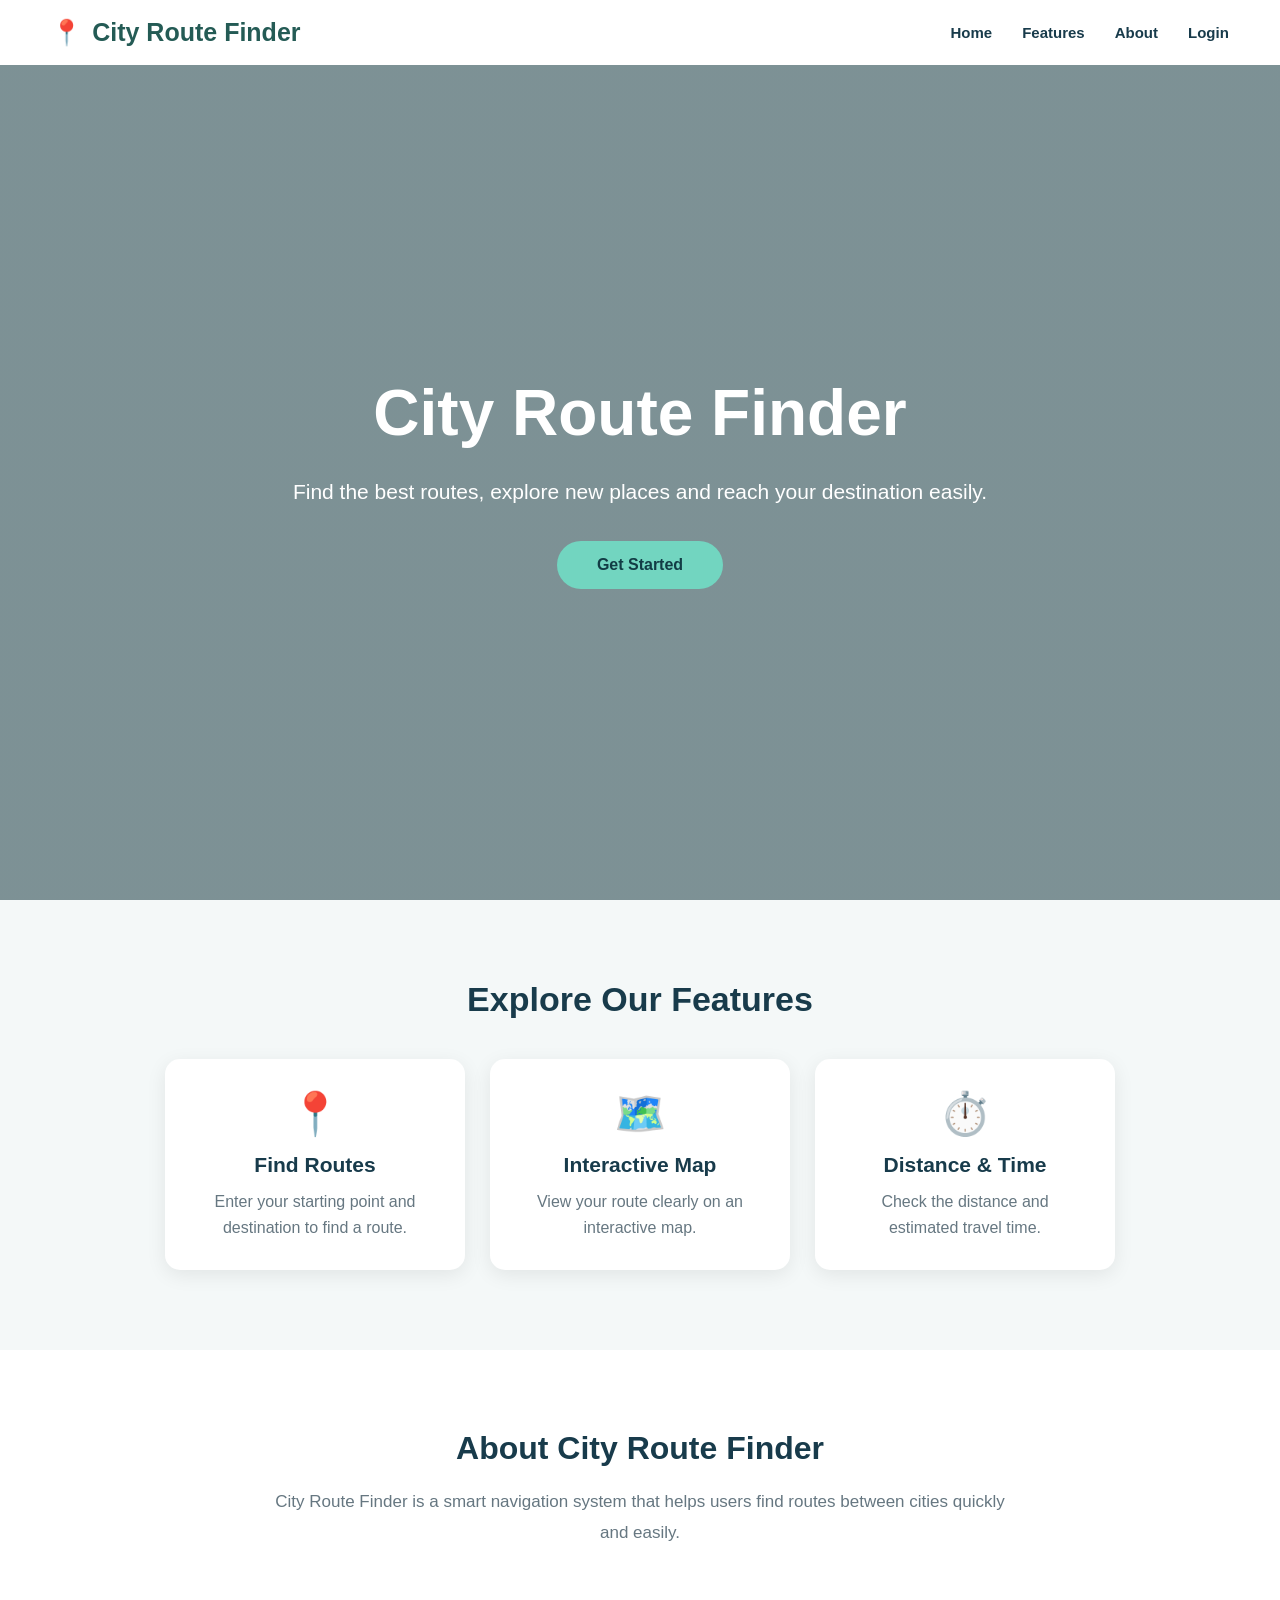
<file: index.html>
<!DOCTYPE html>
<html lang="en">

<head>

    <meta charset="UTF-8">

    <meta name="viewport"
          content="width=device-width, initial-scale=1.0">

    <title>City Route Finder</title>

    <link rel="stylesheet" href="style.css">

</head>


<body>


    <!-- NAVIGATION BAR -->

    <header class="navbar">

        <div class="logo">

            <span class="logo-icon">📍</span>

            <span>
                City Route Finder
            </span>

        </div>


        <nav>

            <a href="index.html">
                Home
            </a>

            <a href="#features">
                Features
            </a>

            <a href="#about">
                About
            </a>

            <a href="login.html">
                Login
            </a>

        </nav>

    </header>



    <!-- HERO SECTION -->

    <section class="hero">

        <div class="hero-content">

            <h1>
                City Route Finder
            </h1>


            <p>
                Find the best routes, explore new places
                and reach your destination easily.
            </p>


            <button onclick="getStarted()">
                Get Started
            </button>

        </div>

    </section>



    <!-- FEATURES -->

    <section class="features" id="features">

        <h2>
            Explore Our Features
        </h2>


        <div class="feature-box">


            <div class="card">

                <div class="icon">
                    📍
                </div>

                <h3>
                    Find Routes
                </h3>

                <p>
                    Enter your starting point and
                    destination to find a route.
                </p>

            </div>



            <div class="card">

                <div class="icon">
                    🗺️
                </div>

                <h3>
                    Interactive Map
                </h3>

                <p>
                    View your route clearly on
                    an interactive map.
                </p>

            </div>



            <div class="card">

                <div class="icon">
                    ⏱️
                </div>

                <h3>
                    Distance & Time
                </h3>

                <p>
                    Check the distance and estimated
                    travel time.
                </p>

            </div>


        </div>

    </section>



    <!-- ABOUT -->

    <section class="about" id="about">

        <h2>
            About City Route Finder
        </h2>

        <p>
            City Route Finder is a smart navigation
            system that helps users find routes between
            cities quickly and easily.
        </p>

    </section>



    <script>

        function getStarted() {

            window.location.href = "login.html";

        }

    </script>


</body>

</html>
</file>
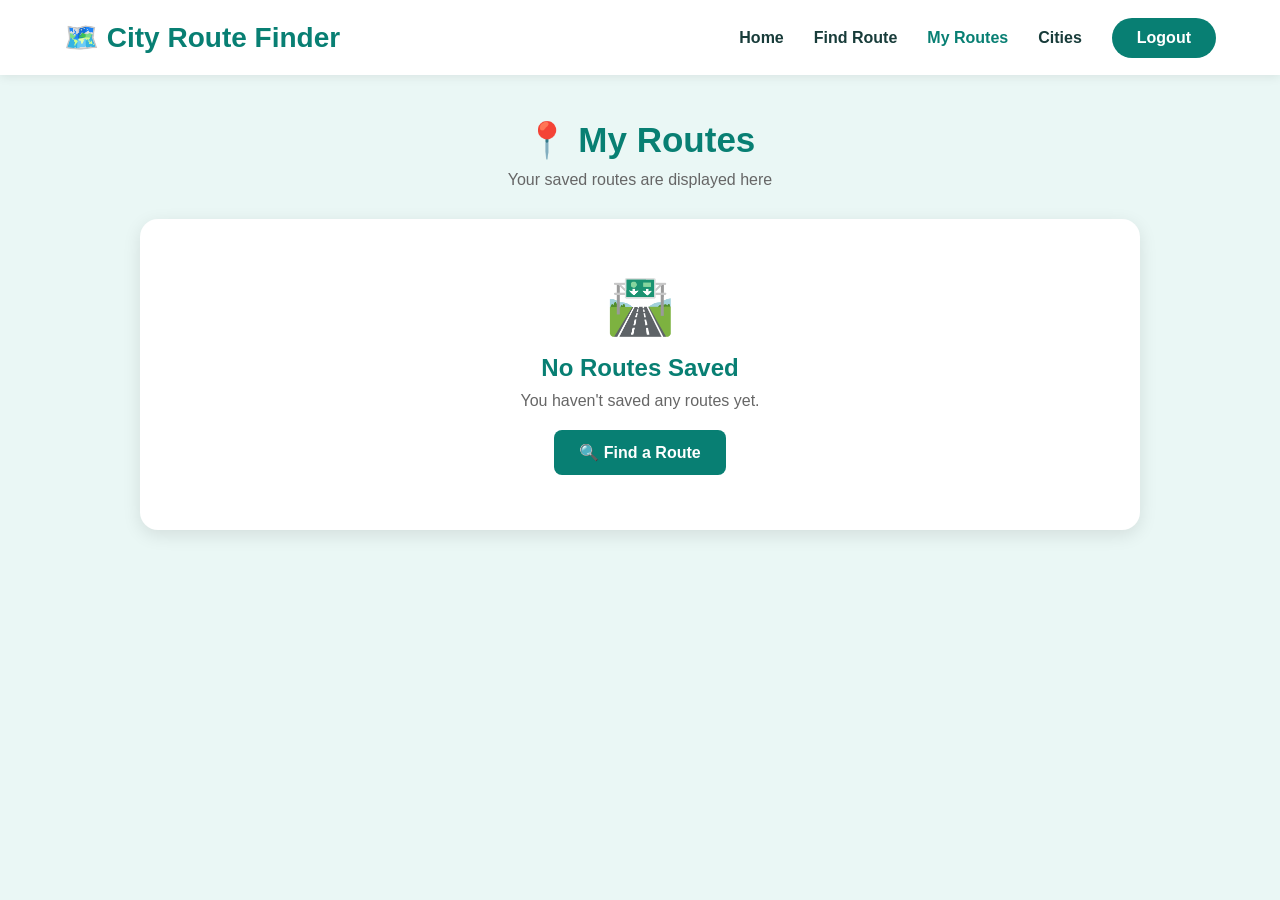
<file: history.html>
<!DOCTYPE html>
<html lang="en">
<head>
    <meta charset="UTF-8">
    <meta name="viewport" content="width=device-width, initial-scale=1.0">

    <title>My Routes - City Route Finder</title>

    <style>

        * {
            margin: 0;
            padding: 0;
            box-sizing: border-box;
            font-family: Arial, sans-serif;
        }

        body {
            background: #eaf7f5;
            color: #183c3a;
            min-height: 100vh;
        }

        /* NAVBAR */

        nav {
            height: 75px;
            background: white;
            display: flex;
            align-items: center;
            justify-content: space-between;
            padding: 0 5%;
            box-shadow: 0 2px 10px rgba(0,0,0,0.08);
        }

        .logo {
            font-size: 28px;
            font-weight: bold;
            color: #087f73;
        }

        .nav-links {
            display: flex;
            align-items: center;
            gap: 30px;
        }

        .nav-links a {
            text-decoration: none;
            color: #183c3a;
            font-size: 16px;
            font-weight: bold;
        }

        .nav-links a:hover {
            color: #087f73;
        }

        .active {
            color: #087f73 !important;
        }

        .logout {
            background: #087f73;
            color: white !important;
            padding: 11px 25px;
            border-radius: 25px;
        }

        /* MAIN */

        .container {
            width: 90%;
            max-width: 1000px;
            margin: 45px auto;
        }

        .heading {
            text-align: center;
            margin-bottom: 30px;
        }

        .heading h1 {
            color: #087f73;
            font-size: 35px;
            margin-bottom: 10px;
        }

        .heading p {
            color: #666;
        }

        /* ROUTE CARD */

        .route-card {
            background: white;
            border-radius: 18px;
            padding: 25px;
            margin-bottom: 20px;
            box-shadow: 0 5px 18px rgba(0,0,0,0.10);
        }

        .route-number {
            color: #087f73;
            font-weight: bold;
            margin-bottom: 15px;
        }

        .route-details {
            display: grid;
            grid-template-columns: 1fr 1fr;
            gap: 15px;
        }

        .detail {
            background: #f1faf8;
            padding: 15px;
            border-radius: 10px;
        }

        .detail span {
            display: block;
            color: #777;
            font-size: 13px;
            margin-bottom: 5px;
        }

        .detail strong {
            color: #183c3a;
            font-size: 16px;
        }

        /* VIEW BUTTON */

        .view-btn {
            display: inline-block;
            margin-top: 18px;
            background: #087f73;
            color: white;
            text-decoration: none;
            padding: 12px 22px;
            border-radius: 8px;
            font-weight: bold;
        }

        .view-btn:hover {
            background: #06685f;
        }

        /* EMPTY */

        .empty {
            background: white;
            text-align: center;
            padding: 55px 20px;
            border-radius: 18px;
            box-shadow: 0 5px 18px rgba(0,0,0,0.10);
        }

        .empty .icon {
            font-size: 55px;
            margin-bottom: 15px;
        }

        .empty h2 {
            color: #087f73;
            margin-bottom: 10px;
        }

        .empty p {
            color: #666;
            margin-bottom: 20px;
        }

        .find-btn {
            display: inline-block;
            background: #087f73;
            color: white;
            text-decoration: none;
            padding: 13px 25px;
            border-radius: 8px;
            font-weight: bold;
        }

        /* MOBILE */

        @media(max-width: 700px) {

            nav {
                height: auto;
                padding: 18px;
                flex-direction: column;
                gap: 15px;
            }

            .nav-links {
                flex-wrap: wrap;
                justify-content: center;
                gap: 12px;
            }

            .route-details {
                grid-template-columns: 1fr;
            }

            .heading h1 {
                font-size: 28px;
            }
        }

    </style>
</head>

<body>

    <!-- NAVBAR -->

    <nav>

        <div class="logo">
            🗺️ City Route Finder
        </div>

        <div class="nav-links">

            <a href="home.html">
                Home
            </a>

            <a href="route.html">
                Find Route
            </a>

            <a href="history.html" class="active">
                My Routes
            </a>

            <a href="cities.html">
                Cities
            </a>

            <a href="login.html" class="logout">
                Logout
            </a>

        </div>

    </nav>


    <!-- MAIN -->

    <div class="container">

        <div class="heading">

            <h1>
                📍 My Routes
            </h1>

            <p>
                Your saved routes are displayed here
            </p>

        </div>


        <!-- ROUTES WILL APPEAR HERE -->

        <div id="routesContainer"></div>

    </div>


    <script>

        // Get saved routes from localStorage

        let routes =
            JSON.parse(
                localStorage.getItem("savedRoutes")
            ) || [];


        let container =
            document.getElementById("routesContainer");


        // If there are no saved routes

        if (routes.length === 0) {

            container.innerHTML = `

                <div class="empty">

                    <div class="icon">
                        🛣️
                    </div>

                    <h2>
                        No Routes Saved
                    </h2>

                    <p>
                        You haven't saved any routes yet.
                    </p>

                    <a
                        href="route.html"
                        class="find-btn"
                    >
                        🔍 Find a Route
                    </a>

                </div>

            `;

        }


        // Display saved routes

        else {

            routes.forEach(function(route, index) {

                let modeName = "🚗 Car";

                if (route.mode === "bicycling") {
                    modeName = "🚲 Bicycle";
                }

                else if (route.mode === "transit") {
                    modeName = "🚆 Train / Bus";
                }

                else if (route.mode === "walking") {
                    modeName = "🚶 Walking";
                }


                container.innerHTML += `

                    <div class="route-card">

                        <div class="route-number">

                            🛣️ Route ${index + 1}

                        </div>


                        <div class="route-details">


                            <div class="detail">

                                <span>
                                    📍 Starting Location
                                </span>

                                <strong>
                                    ${route.from}
                                </strong>

                            </div>


                            <div class="detail">

                                <span>
                                    🎯 Destination
                                </span>

                                <strong>
                                    ${route.to}
                                </strong>

                            </div>


                            <div class="detail">

                                <span>
                                    🚘 Travel Mode
                                </span>

                                <strong>
                                    ${modeName}
                                </strong>

                            </div>


                            <div class="detail">

                                <span>
                                    📅 Date
                                </span>

                                <strong>
                                    ${route.date}
                                </strong>

                            </div>


                        </div>


                        <a
                            href="${route.link}"
                            target="_blank"
                            class="view-btn"
                        >
                            🗺️ View Route
                        </a>

                    </div>

                `;

            });

        }

    </script>

</body>
</html>
</file>
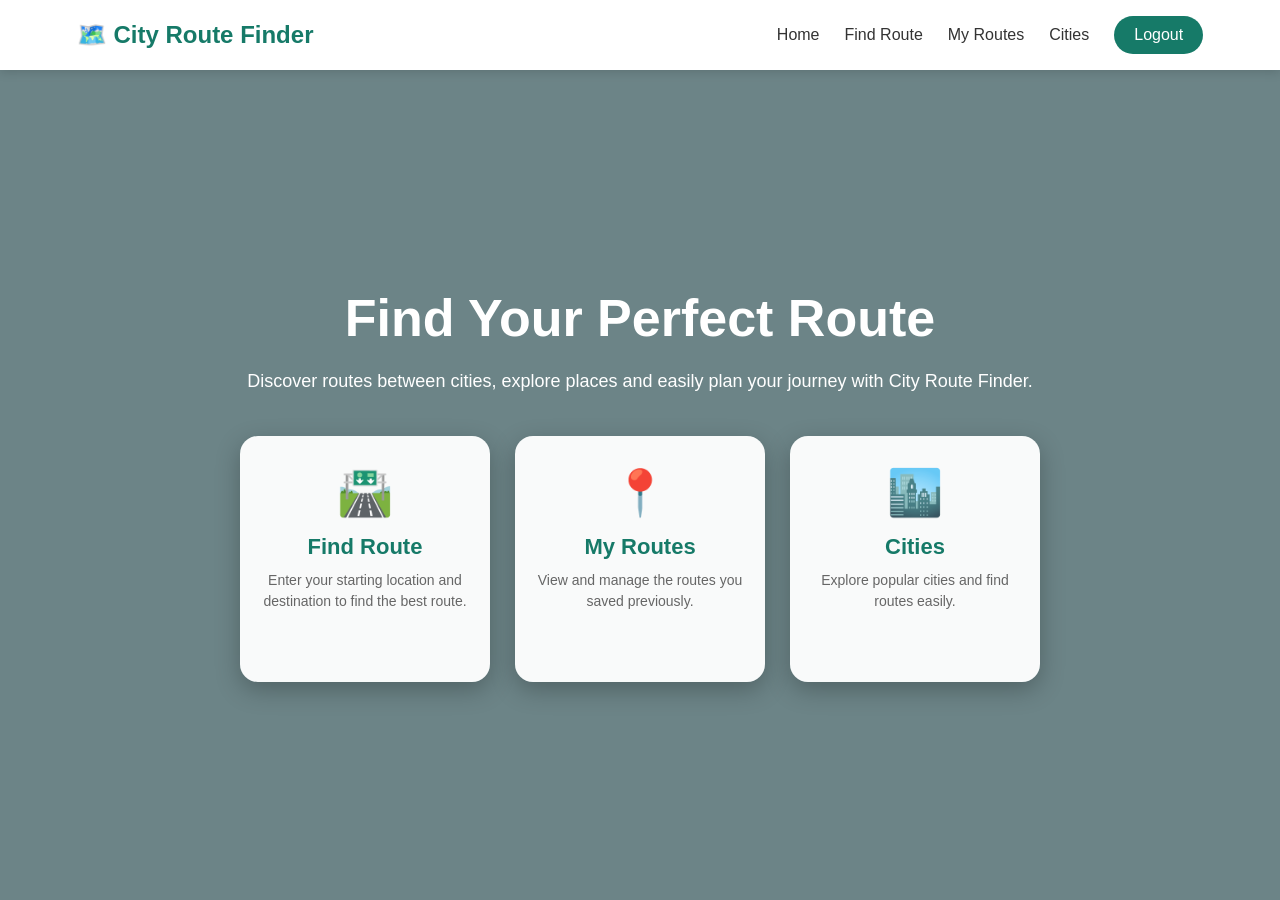
<file: home.html>
<!DOCTYPE html>
<html lang="en">
<head>
    <meta charset="UTF-8">
    <meta name="viewport" content="width=device-width, initial-scale=1.0">
    <title>City Route Finder - Home</title>

    <style>
        * {
            margin: 0;
            padding: 0;
            box-sizing: border-box;
            font-family: Arial, sans-serif;
        }

        body {
            min-height: 100vh;

            background:
                linear-gradient(
                    rgba(10, 50, 55, 0.60),
                    rgba(10, 50, 55, 0.60)
                ),
                url("https://images.unsplash.com/photo-1473448912268-2022ce9509d8?auto=format&fit=crop&w=1600&q=80");

            background-size: cover;
            background-position: center;
            background-attachment: fixed;
        }

        /* NAVBAR */

        nav {
            height: 70px;
            background: white;

            display: flex;
            align-items: center;
            justify-content: space-between;

            padding: 0 6%;

            box-shadow: 0 2px 10px rgba(0,0,0,0.15);
        }

        .logo {
            font-size: 24px;
            font-weight: bold;
            color: #167a68;
        }

        .nav-links {
            display: flex;
            align-items: center;
            gap: 25px;
        }

        .nav-links a {
            text-decoration: none;
            color: #333;
            font-weight: 500;
        }

        .nav-links a:hover {
            color: #167a68;
        }

        .logout {
            background: #167a68;
            color: white !important;
            padding: 10px 20px;
            border-radius: 20px;
        }

        /* HERO */

        .hero {
            min-height: calc(100vh - 70px);

            display: flex;
            justify-content: center;
            align-items: center;

            text-align: center;

            padding: 50px 20px;
        }

        .hero-content {
            max-width: 1000px;
            color: white;
        }

        .hero-content h1 {
            font-size: 52px;
            margin-bottom: 18px;
        }

        .hero-content p {
            font-size: 18px;
            line-height: 1.7;
            margin-bottom: 40px;
        }

        /* BOX CONTAINER */

        .menu-boxes {
            display: flex;
            justify-content: center;
            align-items: stretch;

            gap: 25px;

            flex-wrap: wrap;
        }

        /* BOX */

        .menu-box {
            width: 250px;
            min-height: 190px;

            background: rgba(255,255,255,0.96);

            border-radius: 18px;

            padding: 30px 20px;

            text-decoration: none;
            color: #333;

            box-shadow: 0 8px 25px rgba(0,0,0,0.25);

            transition: 0.3s;
        }

        .menu-box:hover {
            transform: translateY(-8px);

            box-shadow:
                0 14px 35px rgba(0,0,0,0.35);
        }

        .menu-icon {
            font-size: 45px;
            margin-bottom: 15px;
        }

        .menu-box h2 {
            color: #167a68;
            font-size: 22px;
            margin-bottom: 10px;
        }

        .menu-box p {
            color: #666;
            font-size: 14px;
            line-height: 1.5;
        }

        /* MOBILE */

        @media (max-width: 768px) {

            nav {
                padding: 0 20px;
            }

            .logo {
                font-size: 19px;
            }

            .nav-links {
                gap: 10px;
            }

            .nav-links a {
                font-size: 12px;
            }

            .hero-content h1 {
                font-size: 38px;
            }

            .hero-content p {
                font-size: 16px;
            }

            .menu-box {
                width: 280px;
            }
        }
    </style>
</head>

<body>

    <!-- NAVBAR -->

    <nav>

        <div class="logo">
            🗺️ City Route Finder
        </div>

        <div class="nav-links">

            <a href="home.html">
                Home
            </a>

            <a href="route.html">
                Find Route
            </a>

            <a href="history.html">
                My Routes
            </a>

            <a href="cities.html">
                Cities
            </a>

            <a href="login.html" class="logout">
                Logout
            </a>

        </div>

    </nav>


    <!-- HERO SECTION -->

    <section class="hero">

        <div class="hero-content">

            <h1>
                Find Your Perfect Route
            </h1>

            <p>
                Discover routes between cities,
                explore places and easily plan your journey
                with City Route Finder.
            </p>


            <!-- THREE BOXES -->

            <div class="menu-boxes">

                <!-- FIND ROUTE -->

                <a href="route.html" class="menu-box">

                    <div class="menu-icon">
                        🛣️
                    </div>

                    <h2>
                        Find Route
                    </h2>

                    <p>
                        Enter your starting location
                        and destination to find the best route.
                    </p>

                </a>


                <!-- MY ROUTES -->

                <a href="history.html" class="menu-box">

                    <div class="menu-icon">
                        📍
                    </div>

                    <h2>
                        My Routes
                    </h2>

                    <p>
                        View and manage the routes
                        you saved previously.
                    </p>

                </a>


                <!-- CITIES -->

                <a href="cities.html" class="menu-box">

                    <div class="menu-icon">
                        🏙️
                    </div>

                    <h2>
                        Cities
                    </h2>

                    <p>
                        Explore popular cities and
                        find routes easily.
                    </p>

                </a>

            </div>

        </div>

    </section>

</body>
</html>
</file>
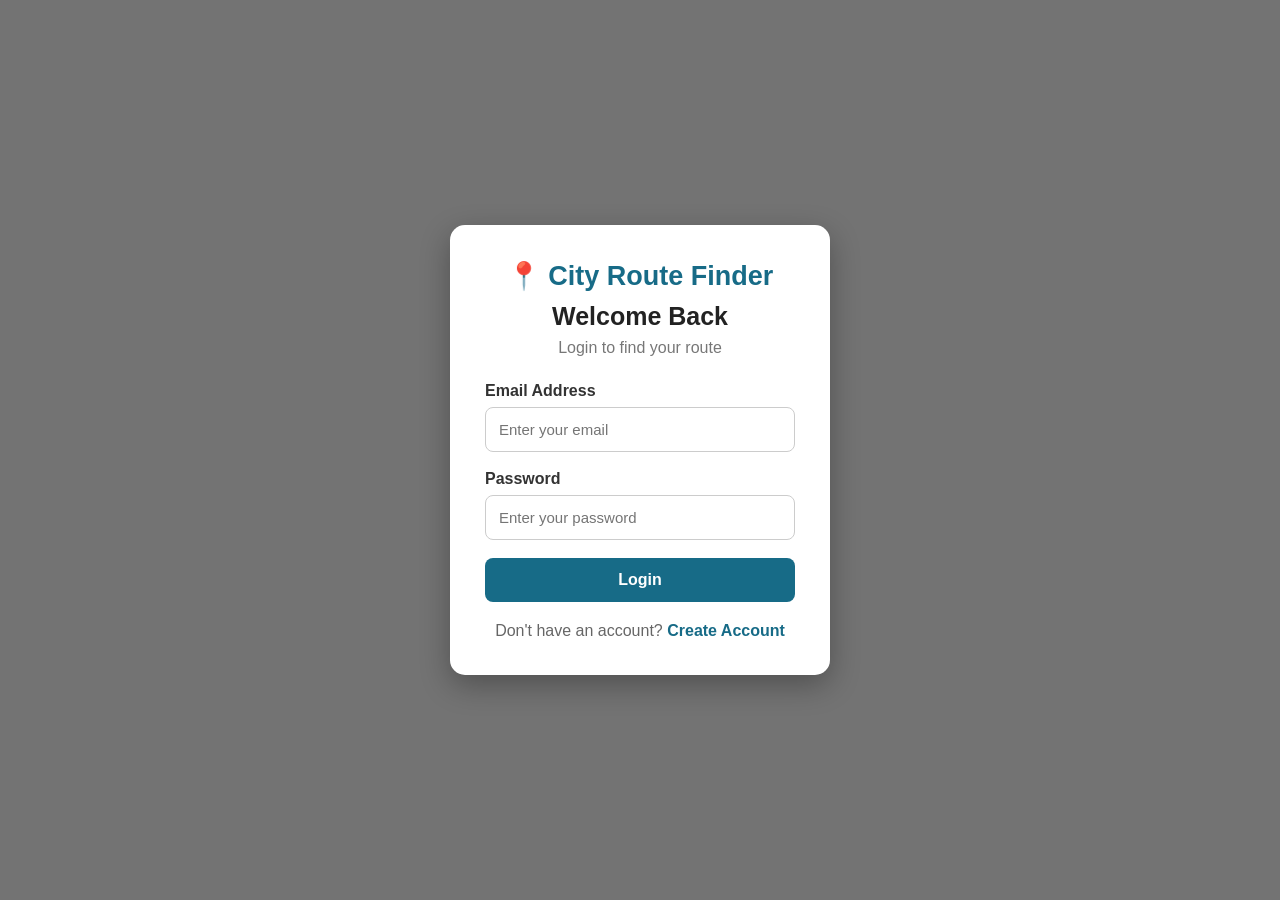
<file: login.html>
<!DOCTYPE html>
<html lang="en">

<head>

    <meta charset="UTF-8">

    <meta name="viewport"
          content="width=device-width, initial-scale=1.0">

    <title>Login - City Route Finder</title>


    <style>

        * {
            margin: 0;
            padding: 0;
            box-sizing: border-box;
            font-family: Arial, sans-serif;
        }


        body {

            min-height: 100vh;

            background-image:
                linear-gradient(
                    rgba(0, 0, 0, 0.55),
                    rgba(0, 0, 0, 0.55)
                ),
                url("https://images.unsplash.com/photo-1473448912268-2022ce9509d8?auto=format&fit=crop&w=1600&q=80");

            background-size: cover;
            background-position: center;

            display: flex;
            justify-content: center;
            align-items: center;

        }


        .login-box {

            width: 380px;

            background: white;

            padding: 35px;

            border-radius: 15px;

            box-shadow:
                0 10px 30px rgba(0,0,0,0.3);

        }


        .logo {

            text-align: center;

            font-size: 27px;

            font-weight: bold;

            color: #176b87;

            margin-bottom: 10px;

        }


        .title {

            text-align: center;

            font-size: 25px;

            color: #222;

            margin-bottom: 8px;

        }


        .subtitle {

            text-align: center;

            color: #777;

            margin-bottom: 25px;

        }


        label {

            display: block;

            font-weight: bold;

            color: #333;

            margin-bottom: 7px;

        }


        input {

            width: 100%;

            padding: 13px;

            border: 1px solid #ccc;

            border-radius: 8px;

            margin-bottom: 18px;

            font-size: 15px;

        }


        input:focus {

            outline: none;

            border-color: #176b87;

        }


        button {

            width: 100%;

            padding: 13px;

            border: none;

            border-radius: 8px;

            background: #176b87;

            color: white;

            font-size: 16px;

            font-weight: bold;

            cursor: pointer;

        }


        button:hover {

            background: #0f5269;

        }


        .message {

            text-align: center;

            margin-top: 15px;

            font-weight: bold;

        }


        .signup-text {

            text-align: center;

            margin-top: 20px;

            color: #666;

        }


        .signup-text a {

            color: #176b87;

            text-decoration: none;

            font-weight: bold;

        }

    </style>

</head>


<body>


    <div class="login-box">


        <div class="logo">

            📍 City Route Finder

        </div>


        <h2 class="title">

            Welcome Back

        </h2>


        <p class="subtitle">

            Login to find your route

        </p>


        <form onsubmit="loginUser(event)">


            <label>

                Email Address

            </label>


            <input
                type="email"
                id="email"
                placeholder="Enter your email"
                required
            >


            <label>

                Password

            </label>


            <input
                type="password"
                id="password"
                placeholder="Enter your password"
                required
            >


            <button type="submit">

                Login

            </button>


        </form>


        <p
            class="message"
            id="message">
        </p>


        <p class="signup-text">

            Don't have an account?

            <a href="signup.html">

                Create Account

            </a>

        </p>


    </div>


    <script>


        function loginUser(event) {

            event.preventDefault();


            let email =
                document.getElementById("email").value;

            let password =
                document.getElementById("password").value;


            let message =
                document.getElementById("message");


            /* Get saved account */

            let savedUser =
                localStorage.getItem("cityRouteUser");


            /* No account */

            if (!savedUser) {

                message.style.color = "red";

                message.innerText =
                    "Please create an account first!";

                return;

            }


            let user =
                JSON.parse(savedUser);


            /* Check email and password */

            if (
                email === user.email &&
                password === user.password
            ) {

                message.style.color = "green";

                message.innerText =
                    "Login successful!";


                setTimeout(function() {

                    window.location.href =
                        "home.html";

                }, 1000);

            }


            else {

                message.style.color = "red";

                message.innerText =
                    "Invalid email or password!";

            }

        }


    </script>


</body>

</html>
</file>
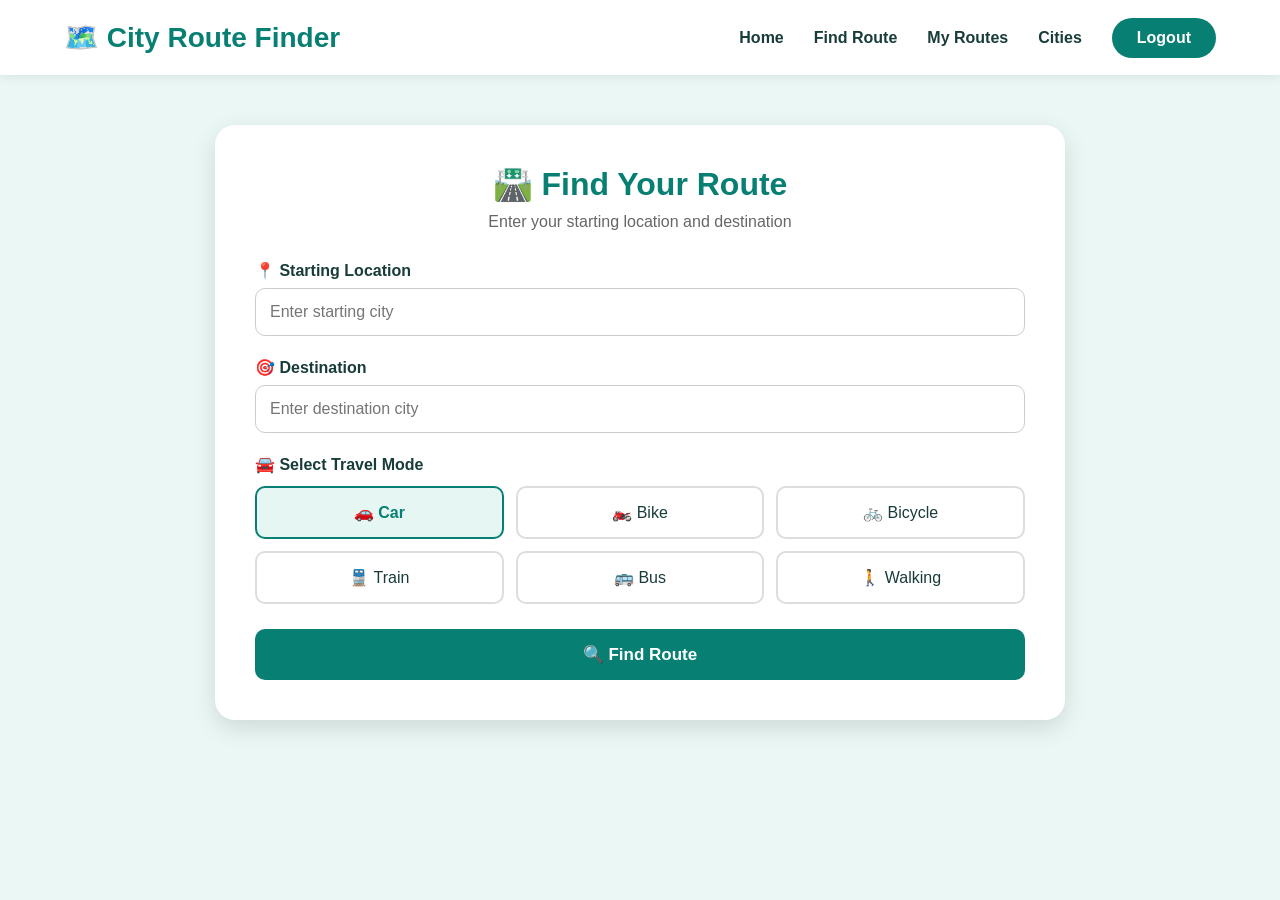
<file: route.html>
<!DOCTYPE html>
<html lang="en">
<head>
<meta charset="UTF-8">
<meta name="viewport" content="width=device-width, initial-scale=1.0">

<title>Find Route - City Route Finder</title>

<style>
* {
    margin: 0;
    padding: 0;
    box-sizing: border-box;
    font-family: Arial, sans-serif;
}

body {
    min-height: 100vh;
    background: #eaf7f5;
    color: #183c3a;
}

/* NAVBAR */

nav {
    height: 75px;
    background: white;
    display: flex;
    align-items: center;
    justify-content: space-between;
    padding: 0 5%;
    box-shadow: 0 2px 10px rgba(0,0,0,0.08);
}

.logo {
    font-size: 28px;
    font-weight: bold;
    color: #087f73;
}

.nav-links {
    display: flex;
    align-items: center;
    gap: 30px;
}

.nav-links a {
    text-decoration: none;
    color: #183c3a;
    font-size: 16px;
    font-weight: bold;
}

.nav-links a:hover {
    color: #087f73;
}

.logout {
    background: #087f73;
    color: white !important;
    padding: 11px 25px;
    border-radius: 25px;
}

/* MAIN */

.container {
    width: 90%;
    max-width: 850px;
    margin: 50px auto;
}

.route-card {
    background: white;
    padding: 40px;
    border-radius: 20px;
    box-shadow: 0 8px 25px rgba(0,0,0,0.12);
}

.route-card h1 {
    text-align: center;
    color: #087f73;
    margin-bottom: 10px;
}

.subtitle {
    text-align: center;
    color: #666;
    margin-bottom: 30px;
}

/* INPUT */

.input-box {
    margin-bottom: 22px;
}

.input-box label {
    display: block;
    font-weight: bold;
    margin-bottom: 8px;
}

.input-box input {
    width: 100%;
    padding: 14px;
    border: 1px solid #ccc;
    border-radius: 10px;
    font-size: 16px;
    outline: none;
}

.input-box input:focus {
    border-color: #087f73;
}

/* TRAVEL MODE */

.mode-title {
    font-weight: bold;
    margin-bottom: 12px;
}

.modes {
    display: grid;
    grid-template-columns: repeat(3, 1fr);
    gap: 12px;
    margin-bottom: 25px;
}

.mode {
    padding: 15px;
    text-align: center;
    border: 2px solid #ddd;
    border-radius: 10px;
    cursor: pointer;
    background: white;
}

.mode:hover {
    border-color: #087f73;
}

.mode.active {
    background: #e5f6f3;
    border-color: #087f73;
    color: #087f73;
    font-weight: bold;
}

/* BUTTON */

.find-btn {
    width: 100%;
    padding: 15px;
    background: #087f73;
    color: white;
    border: none;
    border-radius: 10px;
    font-size: 17px;
    font-weight: bold;
    cursor: pointer;
}

.find-btn:hover {
    background: #06685f;
}

/* RESULT */

#result {
    display: none;
    margin-top: 30px;
    padding: 25px;
    background: #eaf7f5;
    border-radius: 15px;
}

#result h2 {
    color: #087f73;
    margin-bottom: 15px;
}

.result-line {
    margin: 10px 0;
}

.map-btn {
    display: block;
    text-align: center;
    text-decoration: none;
    background: #087f73;
    color: white;
    padding: 13px;
    border-radius: 8px;
    margin-top: 20px;
}

.save-btn {
    width: 100%;
    margin-top: 12px;
    padding: 13px;
    background: white;
    border: 2px solid #087f73;
    color: #087f73;
    border-radius: 8px;
    font-weight: bold;
    cursor: pointer;
}

.save-btn:hover {
    background: #e5f6f3;
}

#message {
    text-align: center;
    margin-top: 12px;
    font-weight: bold;
}

/* MOBILE */

@media(max-width:700px) {

    nav {
        height: auto;
        padding: 18px;
        flex-direction: column;
        gap: 15px;
    }

    .nav-links {
        flex-wrap: wrap;
        justify-content: center;
        gap: 12px;
    }

    .modes {
        grid-template-columns: repeat(2, 1fr);
    }

    .route-card {
        padding: 25px;
    }
}
</style>
</head>

<body>

<!-- NAVBAR -->

<nav>

    <div class="logo">
        🗺️ City Route Finder
    </div>

    <div class="nav-links">
        <a href="home.html">Home</a>
        <a href="route.html">Find Route</a>
        <a href="history.html">My Routes</a>
        <a href="cities.html">Cities</a>
        <a href="login.html" class="logout">Logout</a>
    </div>

</nav>


<!-- ROUTE -->

<div class="container">

    <div class="route-card">

        <h1>🛣️ Find Your Route</h1>

        <p class="subtitle">
            Enter your starting location and destination
        </p>


        <!-- START -->

        <div class="input-box">

            <label>📍 Starting Location</label>

            <input
                type="text"
                id="starting"
                placeholder="Enter starting city"
            >

        </div>


        <!-- DESTINATION -->

        <div class="input-box">

            <label>🎯 Destination</label>

            <input
                type="text"
                id="destination"
                placeholder="Enter destination city"
            >

        </div>


        <!-- MODE -->

        <div class="mode-title">
            🚘 Select Travel Mode
        </div>

        <div class="modes">

            <div class="mode active" data-mode="driving">
                🚗 Car
            </div>

            <div class="mode" data-mode="driving">
                🏍️ Bike
            </div>

            <div class="mode" data-mode="bicycling">
                🚲 Bicycle
            </div>

            <div class="mode" data-mode="transit">
                🚆 Train
            </div>

            <div class="mode" data-mode="transit">
                🚌 Bus
            </div>

            <div class="mode" data-mode="walking">
                🚶 Walking
            </div>

        </div>


        <button class="find-btn" onclick="findRoute()">
            🔍 Find Route
        </button>


        <!-- RESULT -->

        <div id="result">

            <h2>🗺️ Route Details</h2>

            <div class="result-line">
                <strong>From:</strong>
                <span id="showFrom"></span>
            </div>

            <div class="result-line">
                <strong>To:</strong>
                <span id="showTo"></span>
            </div>

            <div class="result-line">
                <strong>Travel Mode:</strong>
                <span id="showMode"></span>
            </div>

            <a
                id="mapLink"
                href="#"
                target="_blank"
                class="map-btn"
            >
                🗺️ Open Route in Google Maps
            </a>

            <button class="save-btn" onclick="saveRoute()">
                💾 Save This Route
            </button>

            <div id="message"></div>

        </div>

    </div>

</div>


<script>

let selectedMode = "driving";

let currentFrom = "";
let currentTo = "";
let currentMapURL = "";


/* TRAVEL MODE */

const modes = document.querySelectorAll(".mode");

modes.forEach(function(mode) {

    mode.addEventListener("click", function() {

        modes.forEach(function(item) {
            item.classList.remove("active");
        });

        this.classList.add("active");

        selectedMode =
            this.getAttribute("data-mode");

    });

});


/* FIND ROUTE */

function findRoute() {

    let starting =
        document.getElementById("starting").value.trim();

    let destination =
        document.getElementById("destination").value.trim();


    if (starting === "" || destination === "") {

        alert(
            "Please enter Starting Location and Destination."
        );

        return;
    }


    currentFrom = starting;

    currentTo = destination;


    currentMapURL =
        "https://www.google.com/maps/dir/?api=1"
        + "&origin="
        + encodeURIComponent(starting)
        + "&destination="
        + encodeURIComponent(destination)
        + "&travelmode="
        + selectedMode;


    document.getElementById("showFrom").innerText =
        starting;

    document.getElementById("showTo").innerText =
        destination;


    let modeName = "";

    if (selectedMode === "driving") {
        modeName = "Car / Bike";
    }

    else if (selectedMode === "bicycling") {
        modeName = "Bicycle";
    }

    else if (selectedMode === "transit") {
        modeName = "Train / Bus";
    }

    else if (selectedMode === "walking") {
        modeName = "Walking";
    }


    document.getElementById("showMode").innerText =
        modeName;


    document.getElementById("mapLink").href =
        currentMapURL;


    document.getElementById("result").style.display =
        "block";
}


/* SAVE ROUTE */

function saveRoute() {

    if (currentFrom === "" || currentTo === "") {

        alert("First find a route.");

        return;
    }


    let routes =
        JSON.parse(
            localStorage.getItem("savedRoutes")
        ) || [];


    let newRoute = {

        from: currentFrom,

        to: currentTo,

        mode: selectedMode,

        date: new Date().toLocaleDateString(),

        link: currentMapURL

    };


    routes.push(newRoute);


    localStorage.setItem(
        "savedRoutes",
        JSON.stringify(routes)
    );


    document.getElementById("message").style.color =
        "green";

    document.getElementById("message").innerText =
        "✅ Route saved successfully!";

}


/* ⭐ CITIES PAGE → DESTINATION AUTOMATICALLY ⭐ */

const urlParams =
    new URLSearchParams(window.location.search);

const city =
    urlParams.get("destination");


if (city) {

    document.getElementById("destination").value =
        city;

}

</script>

</body>
</html>
</file>
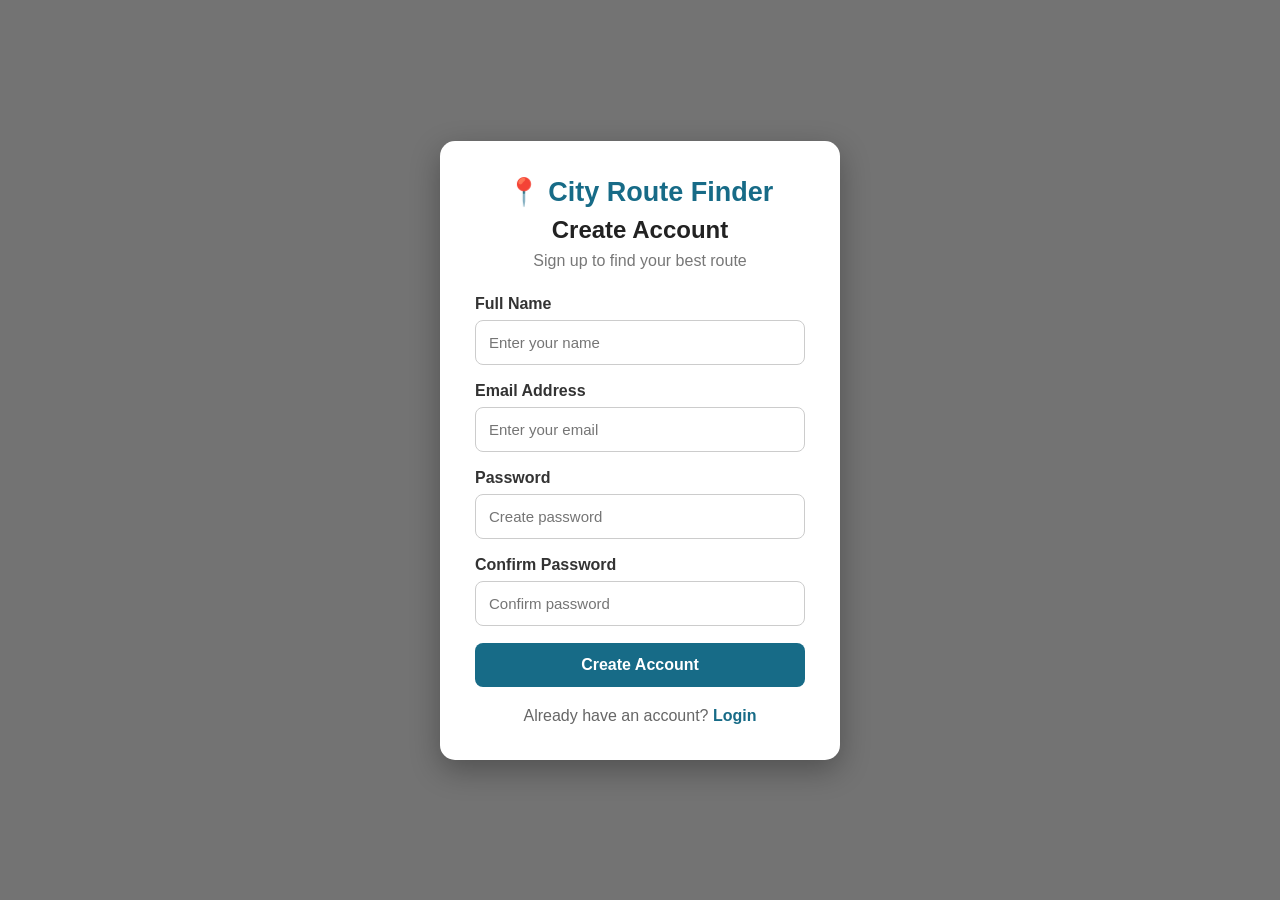
<file: signup.html>
<!DOCTYPE html>
<html lang="en">

<head>
    <meta charset="UTF-8">
    <meta name="viewport" content="width=device-width, initial-scale=1.0">

    <title>Sign Up - City Route Finder</title>

    <style>

        * {
            margin: 0;
            padding: 0;
            box-sizing: border-box;
            font-family: Arial, sans-serif;
        }

        body {
            min-height: 100vh;

            background-image:
                linear-gradient(
                    rgba(0, 0, 0, 0.55),
                    rgba(0, 0, 0, 0.55)
                ),
                url("https://images.unsplash.com/photo-1473448912268-2022ce9509d8?auto=format&fit=crop&w=1600&q=80");

            background-size: cover;
            background-position: center;

            display: flex;
            justify-content: center;
            align-items: center;
        }

        .signup-box {
            width: 400px;
            background: white;
            padding: 35px;
            border-radius: 15px;

            box-shadow: 0 10px 30px rgba(0,0,0,0.3);
        }

        .logo {
            text-align: center;
            font-size: 27px;
            font-weight: bold;
            color: #176b87;

            margin-bottom: 8px;
        }

        .title {
            text-align: center;
            font-size: 24px;
            margin-bottom: 8px;
            color: #222;
        }

        .subtitle {
            text-align: center;
            color: #777;
            margin-bottom: 25px;
        }

        label {
            display: block;
            margin-bottom: 7px;
            font-weight: bold;
            color: #333;
        }

        input {
            width: 100%;
            padding: 13px;

            border: 1px solid #ccc;
            border-radius: 8px;

            margin-bottom: 17px;

            font-size: 15px;
        }

        input:focus {
            outline: none;
            border-color: #176b87;
        }

        button {
            width: 100%;
            padding: 13px;

            border: none;
            border-radius: 8px;

            background: #176b87;
            color: white;

            font-size: 16px;
            font-weight: bold;

            cursor: pointer;
        }

        button:hover {
            background: #0f5269;
        }

        .message {
            text-align: center;
            margin-top: 15px;
            font-weight: bold;
        }

        .login-text {
            text-align: center;
            margin-top: 20px;
            color: #666;
        }

        .login-text a {
            color: #176b87;
            text-decoration: none;
            font-weight: bold;
        }

    </style>

</head>

<body>

    <div class="signup-box">

        <div class="logo">
            📍 City Route Finder
        </div>

        <h2 class="title">
            Create Account
        </h2>

        <p class="subtitle">
            Sign up to find your best route
        </p>


        <form onsubmit="createAccount(event)">

            <label>Full Name</label>

            <input
                type="text"
                id="name"
                placeholder="Enter your name"
                required
            >


            <label>Email Address</label>

            <input
                type="email"
                id="email"
                placeholder="Enter your email"
                required
            >


            <label>Password</label>

            <input
                type="password"
                id="password"
                placeholder="Create password"
                required
            >


            <label>Confirm Password</label>

            <input
                type="password"
                id="confirmPassword"
                placeholder="Confirm password"
                required
            >


            <button type="submit">
                Create Account
            </button>

        </form>


        <p
            class="message"
            id="message">
        </p>


        <p class="login-text">

            Already have an account?

            <a href="login.html">
                Login
            </a>

        </p>

    </div>


    <script>

        function createAccount(event) {

            event.preventDefault();


            let name =
                document.getElementById("name").value;

            let email =
                document.getElementById("email").value;

            let password =
                document.getElementById("password").value;

            let confirmPassword =
                document.getElementById("confirmPassword").value;

            let message =
                document.getElementById("message");


            /* Check password */

            if (password !== confirmPassword) {

                message.style.color = "red";

                message.innerText =
                    "Passwords do not match!";

                return;
            }


            /* Save account */

            let user = {

                name: name,
                email: email,
                password: password

            };


            localStorage.setItem(
                "cityRouteUser",
                JSON.stringify(user)
            );


            message.style.color = "green";

            message.innerText =
                "Account created successfully!";


            /* Go to Login */

            setTimeout(function() {

                window.location.href =
                    "login.html";

            }, 1500);

        }

    </script>

</body>

</html>
</file>
<file: style.css>
* {
    margin: 0;
    padding: 0;
    box-sizing: border-box;
}

html {
    scroll-behavior: smooth;
}

body {
    font-family: Arial, sans-serif;
    color: white;
}


/* ================= NAVBAR ================= */

.navbar {
    height: 65px;
    padding: 0 4%;
    background: white;

    display: flex;
    align-items: center;
    justify-content: space-between;
}

.logo {
    display: flex;
    align-items: center;
    gap: 10px;

    color: #245b55;
    font-size: 25px;
    font-weight: bold;
}

.logo-icon {
    font-size: 25px;
}

nav {
    display: flex;
    gap: 30px;
}

nav a {
    color: #183b4b;
    text-decoration: none;

    font-size: 15px;
    font-weight: 600;
}

nav a:hover {
    color: #278f83;
}


/* ================= HERO ================= */

.hero {

    height: calc(100vh - 65px);

    min-height: 550px;

    display: flex;

    align-items: center;

    justify-content: center;

    text-align: center;


    /* BACKGROUND IMAGE */

    background-image:

        linear-gradient(
            rgba(18, 55, 62, 0.55),
            rgba(18, 55, 62, 0.55)
        ),

        url("https://images.unsplash.com/photo-1473448912268-2022ce9509d8?auto=format&fit=crop&w=1600&q=80");


    background-size: cover;

    background-position: center;

    background-repeat: no-repeat;
}


/* ================= HERO CONTENT ================= */

.hero-content {

    max-width: 850px;

    padding: 30px;

}


.hero-content h1 {

    font-size: 64px;

    margin-bottom: 25px;

    color: white;

}


.hero-content p {

    font-size: 21px;

    line-height: 1.6;

    margin-bottom: 32px;

    color: white;

}


.hero-content button {

    padding: 15px 40px;

    border: none;

    border-radius: 30px;

    background: #72d5c0;

    color: #123c45;

    font-size: 16px;

    font-weight: bold;

    cursor: pointer;

}


.hero-content button:hover {

    background: white;

    transform: translateY(-2px);

}


/* ================= FEATURES ================= */

.features {

    padding: 80px 8%;

    background: #f4f8f8;

    color: #183b4b;

    text-align: center;

}


.features h2 {

    font-size: 34px;

    margin-bottom: 40px;

}


.feature-box {

    display: flex;

    justify-content: center;

    gap: 25px;

}


.card {

    width: 300px;

    padding: 30px;

    background: white;

    border-radius: 15px;

    box-shadow:
        0 5px 20px rgba(0,0,0,0.08);

    transition: 0.3s;

}


.card:hover {

    transform: translateY(-8px);

}


.icon {

    font-size: 42px;

    margin-bottom: 15px;

}


.card h3 {

    font-size: 21px;

    margin-bottom: 12px;

}


.card p {

    color: #667781;

    line-height: 1.6;

}


/* ================= ABOUT ================= */

.about {

    padding: 80px 15%;

    background: white;

    color: #183b4b;

    text-align: center;

}


.about h2 {

    font-size: 32px;

    margin-bottom: 20px;

}


.about p {

    max-width: 750px;

    margin: auto;

    color: #667781;

    line-height: 1.8;

    font-size: 17px;

}


/* ================= MOBILE ================= */

@media (max-width: 768px) {

    .logo {
        font-size: 20px;
    }

    nav {
        gap: 12px;
    }

    nav a {
        font-size: 12px;
    }

    .hero-content h1 {
        font-size: 42px;
    }

    .hero-content p {
        font-size: 17px;
    }

    .feature-box {
        flex-direction: column;
        align-items: center;
    }

    .card {
        width: 90%;
    }

}
</file>
